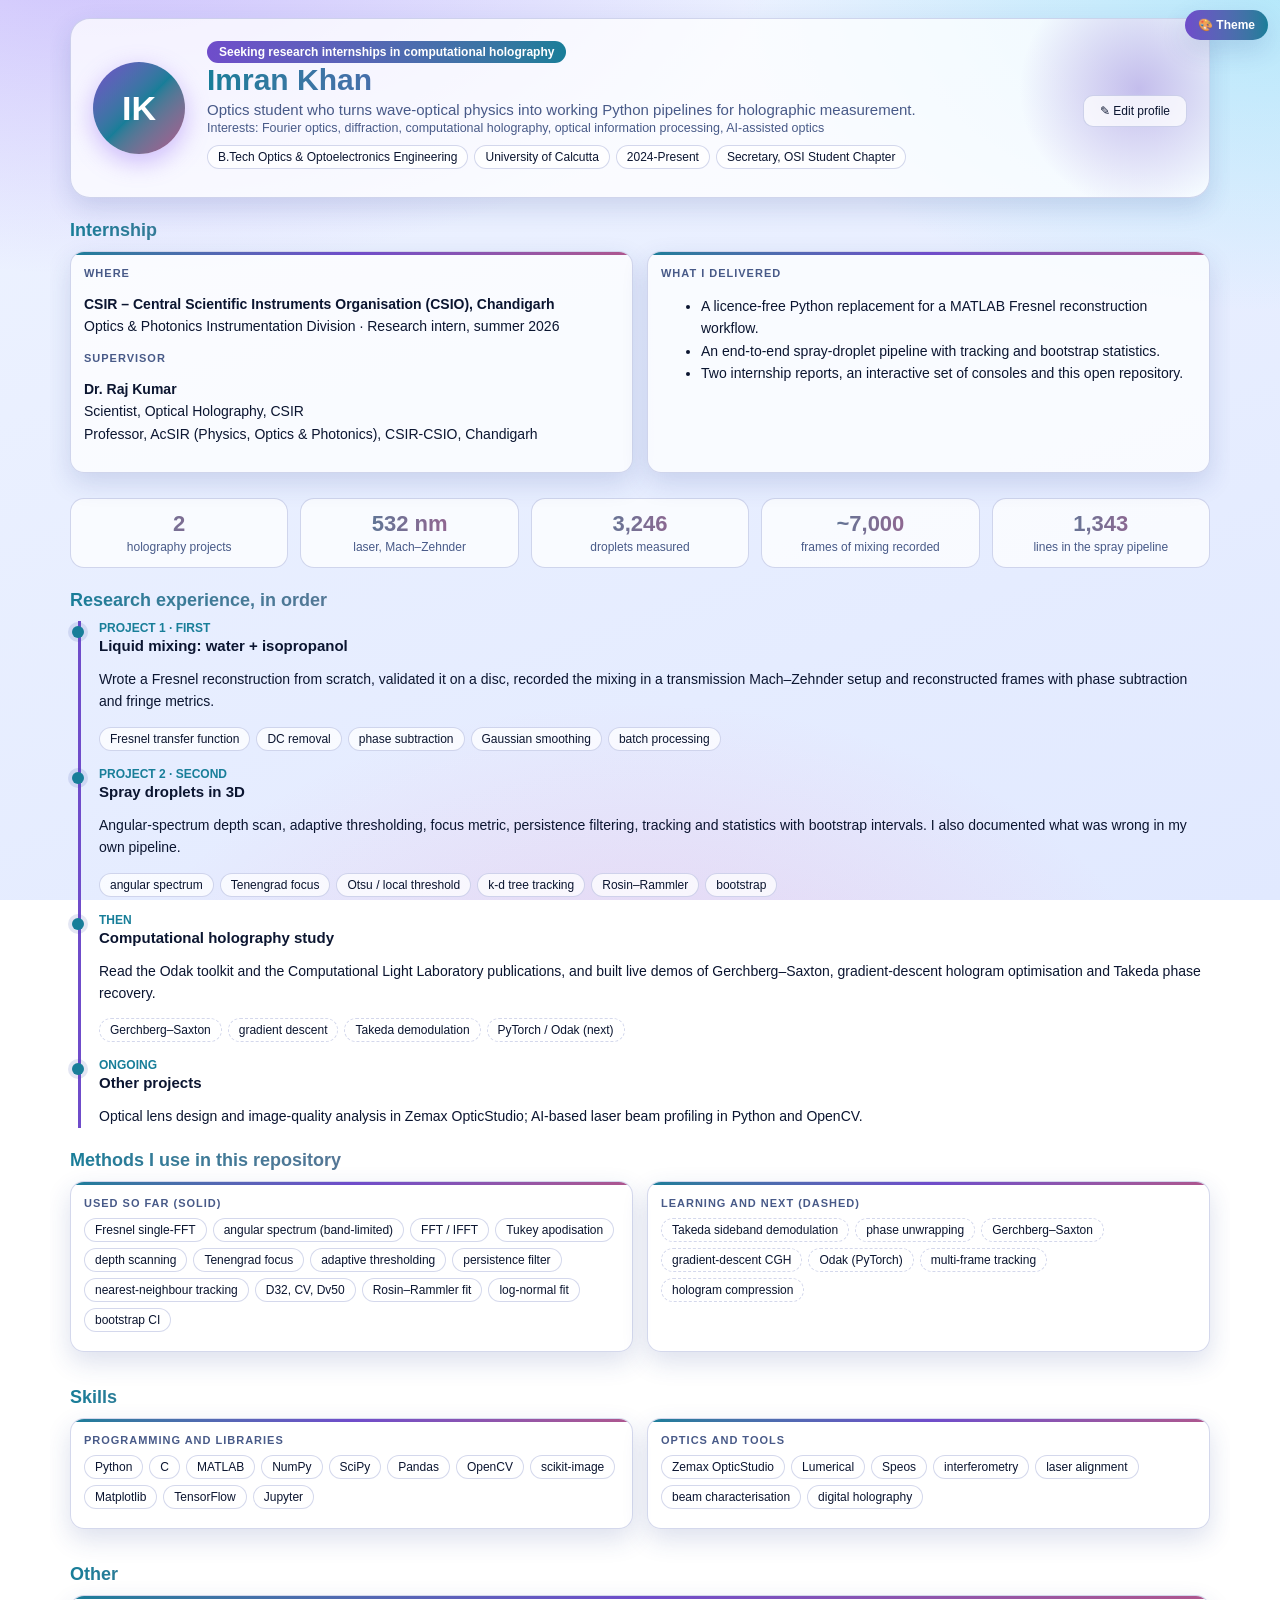
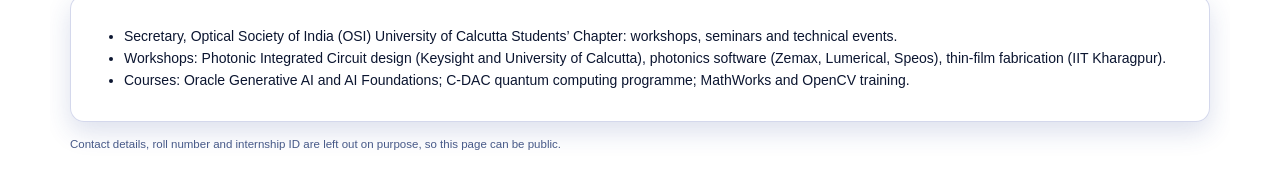
<file: internship_console.html>
<!DOCTYPE html><html lang="en"><head><meta charset="utf-8"><meta name="viewport" content="width=device-width, initial-scale=1, viewport-fit=cover">
<title>HOLOVEX · Research profile</title>
<style>:root{box-sizing:border-box;--p1:#22d3ee;--p2:#8b5cf6;--p3:#f472b6;--bg0:#060a1c;--bg1:#0b1530;--panel:rgba(14,22,50,.78);--card:rgba(26,40,86,.5);--line:rgba(130,160,255,.24);--fg:#eaf0ff;--mut:#a3b3da;--acc:var(--p1);--acc2:var(--p2);--acc3:var(--p3);--warn:#fbbf24;--good:#34d399;--gl:rgba(150,170,255,.16);--shadow:0 10px 30px rgba(3,6,25,.45);--font:Inter,-apple-system,Segoe UI,Roboto,Arial,sans-serif}
:root[data-theme="light"]{--bg0:#eef3ff;--bg1:#e1e9ff;--panel:rgba(255,255,255,.88);--card:rgba(255,255,255,.74);--line:rgba(60,80,170,.22);--fg:#0b1530;--mut:#485a88;--acc:color-mix(in srgb,var(--p1) 55%,#0b1530);--acc2:color-mix(in srgb,var(--p2) 78%,#0b1530);--acc3:color-mix(in srgb,var(--p3) 70%,#0b1530);--warn:#b45309;--good:#047857;--gl:rgba(60,80,170,.14);--shadow:0 10px 26px rgba(40,60,140,.16)}
@media (prefers-color-scheme:light){:root:not([data-theme]){--bg0:#eef3ff;--bg1:#e1e9ff;--panel:rgba(255,255,255,.88);--card:rgba(255,255,255,.74);--line:rgba(60,80,170,.22);--fg:#0b1530;--mut:#485a88;--acc:color-mix(in srgb,var(--p1) 55%,#0b1530);--acc2:color-mix(in srgb,var(--p2) 78%,#0b1530);--acc3:color-mix(in srgb,var(--p3) 70%,#0b1530);--warn:#b45309;--good:#047857;--gl:rgba(60,80,170,.14);--shadow:0 10px 26px rgba(40,60,140,.16)}}
*{box-sizing:border-box}html,body{margin:0}
body{color:var(--fg);font-family:var(--font);padding-top:env(safe-area-inset-top,0);min-height:100vh;
background:radial-gradient(1100px 560px at 8% -8%,rgba(139,92,246,.34),transparent 62%),radial-gradient(900px 520px at 100% 0%,rgba(34,211,238,.26),transparent 60%),radial-gradient(900px 600px at 50% 118%,rgba(244,114,182,.22),transparent 60%),linear-gradient(160deg,var(--bg0),var(--bg1));background-attachment:fixed}
.wrap{display:flex;min-height:100vh}.side{width:340px;min-width:340px;background:var(--panel);backdrop-filter:blur(16px);-webkit-backdrop-filter:blur(16px);border-right:1px solid var(--line);padding:18px;overflow-y:auto;max-height:100vh}
.main{flex:1;min-width:0;display:flex;flex-direction:column}
h1{font-size:19px;margin:0 0 4px;font-weight:800;background:linear-gradient(90deg,var(--acc),var(--acc2) 55%,var(--acc3));-webkit-background-clip:text;background-clip:text;color:transparent}
h2{font-size:20px;margin:6px 0 10px;background:linear-gradient(90deg,var(--acc),var(--acc3));-webkit-background-clip:text;background-clip:text;color:transparent}h3{margin:0}
.sub{color:var(--mut);font-size:12px;margin-bottom:12px;line-height:1.5}
.card{background:var(--card);border:1px solid var(--line);border-radius:14px;padding:13px;margin-bottom:13px;box-shadow:var(--shadow);position:relative;overflow:hidden}
.card::before{content:"";position:absolute;left:0;top:0;height:3px;width:100%;background:linear-gradient(90deg,var(--acc),var(--acc2),var(--acc3))}
.card h3,.card>h2{font-size:11px;text-transform:uppercase;letter-spacing:.09em;color:var(--mut);margin:2px 0 9px;background:none;-webkit-text-fill-color:initial}
label{font-size:12px;color:var(--mut);display:block;margin:9px 0 4px}input[type=range]{width:100%;accent-color:var(--acc2)}
input[type=number]{background:var(--card);color:var(--fg);border:1px solid var(--line);border-radius:8px;padding:6px;width:110px}
.row{display:flex;justify-content:space-between;font-size:12px;color:var(--mut)}
select,button{width:100%;background:var(--card);color:var(--fg);border:1px solid var(--line);border-radius:10px;padding:9px;font-size:12px;margin-top:6px;cursor:pointer;transition:.18s}
button:hover,select:hover{border-color:var(--acc);box-shadow:0 0 0 3px rgba(34,211,238,.16)}
.two{display:grid;grid-template-columns:1fr 1fr;gap:6px}
.sg{display:grid;grid-template-columns:1fr auto;gap:6px 10px;font-size:12.5px}.sg .k{color:var(--mut)}.sg .v{text-align:right;font-variant-numeric:tabular-nums;font-weight:600}
.tabs{display:flex;gap:7px;flex-wrap:wrap;padding:11px 16px;border-bottom:1px solid var(--line);background:var(--panel);backdrop-filter:blur(16px);-webkit-backdrop-filter:blur(16px);position:sticky;top:0;z-index:5}
.tabs button{width:auto;margin:0;border-radius:999px;padding:8px 16px}
.tabs button.on{background:linear-gradient(90deg,var(--acc2),var(--acc));color:#fff;border-color:transparent;font-weight:700;box-shadow:0 6px 18px rgba(139,92,246,.4)}
.pane{display:none;flex:1;padding:16px;overflow:auto}.pane.on{display:block;animation:fi .35s ease}@keyframes fi{from{opacity:0;transform:translateY(6px)}to{opacity:1;transform:none}}
.hero{display:flex;gap:10px;flex-wrap:wrap;margin:0 0 14px}.chip{padding:5px 12px;border-radius:999px;font-size:12px;border:1px solid var(--line);background:var(--card);color:var(--mut)}
.chip b{color:var(--fg)}.chip.a{border-color:var(--acc)}.chip.b{border-color:var(--acc2)}.chip.c{border-color:var(--acc3)}
.warn{border-left:4px solid var(--warn);background:var(--card);padding:10px 13px;border-radius:10px;font-size:12.5px;line-height:1.55;margin-bottom:13px}
.good{border-left:4px solid var(--good)}
.eq{font-family:Georgia,serif;background:var(--card);border:1px solid var(--line);border-radius:10px;padding:9px 13px;margin:6px 0 12px;font-size:15px}
p,li{line-height:1.6;font-size:14px}a{color:var(--acc)}.hint{font-size:11.5px;color:var(--mut);line-height:1.5}
table{border-collapse:collapse;width:100%;font-size:13px;margin-bottom:14px}th,td{text-align:left;padding:8px 10px;border-bottom:1px solid var(--line)}th{color:var(--acc)}
img.f{max-width:100%;border-radius:12px;border:1px solid var(--line);background:#fff;box-shadow:var(--shadow)}.g{display:grid;grid-template-columns:repeat(auto-fit,minmax(280px,1fr));gap:16px}
.bad{color:var(--warn);font-weight:700}.ok{color:var(--good);font-weight:700}
.dg{width:100%;height:auto;background:var(--card);border:1px solid var(--line);border-radius:14px}
.dg text{fill:var(--fg);font-size:14px;font-family:Inter,Arial,sans-serif}.dg .s{fill:var(--mut);font-size:12px}.dg .t{font-weight:700}
.dg .box{fill:var(--panel);stroke:var(--acc2);stroke-width:1.6}.dg .hi{stroke:var(--acc3)}.dg .opt{fill:rgba(34,211,238,.18);stroke:var(--acc);stroke-width:1.6}.dg .mir{stroke:var(--fg);stroke-width:5;stroke-linecap:round}
.dg .beam{stroke:#34d399;stroke-width:3;fill:none;stroke-dasharray:9 7;animation:fl 1.1s linear infinite}.dg .bm{fill:rgba(52,211,153,.2)}.dg .ref{stroke:#fbbf24}.dg .dim{stroke:var(--mut);stroke-width:1.2;fill:none}
.dg .wire{stroke:var(--acc3);stroke-width:2;fill:none;stroke-dasharray:4 4}.dg .arr{stroke:var(--acc);stroke-width:2.4;fill:none;stroke-dasharray:7 6;animation:fl 1.4s linear infinite}
@keyframes fl{to{stroke-dashoffset:-32}}@media (prefers-reduced-motion:reduce){.dg .beam,.dg .arr{animation:none}}
.story{counter-reset:s;list-style:none;padding:0}.story li{counter-increment:s;position:relative;padding:10px 12px 10px 52px;margin-bottom:9px;background:var(--card);border:1px solid var(--line);border-radius:12px}
.story li::before{content:counter(s);position:absolute;left:12px;top:9px;width:28px;height:28px;border-radius:50%;background:linear-gradient(135deg,var(--acc2),var(--acc3));color:#fff;font-weight:800;display:flex;align-items:center;justify-content:center;font-size:13px}
@media(max-width:800px){.wrap{flex-direction:column}.side{width:100%;min-width:0;max-height:none;border-right:0;border-bottom:1px solid var(--line)}}

.thm-btn{position:fixed;top:10px;right:12px;z-index:50;width:auto;margin:0;padding:8px 13px;border-radius:999px;background:linear-gradient(90deg,var(--acc2),var(--acc));color:#fff;border:0;font-weight:700;box-shadow:var(--shadow)}
.thm-pan{position:fixed;top:52px;right:12px;z-index:50;width:260px;background:var(--panel);backdrop-filter:blur(16px);-webkit-backdrop-filter:blur(16px);border:1px solid var(--line);border-radius:16px;padding:14px;box-shadow:var(--shadow);display:none}
.thm-pan.on{display:block}.thm-pan h4{margin:8px 0 6px;font-size:11px;letter-spacing:.08em;text-transform:uppercase;color:var(--mut)}
.thm-row{display:flex;gap:6px}.thm-row button{margin:0;padding:7px 4px;font-size:12px}.thm-row button.on{border-color:var(--acc);box-shadow:0 0 0 2px var(--acc) inset}
.sw{width:30px;height:30px;border-radius:50%;border:2px solid var(--line);padding:0;margin:0;cursor:pointer}.sw.on{border-color:var(--fg);box-shadow:0 0 0 3px var(--gl)}
.pc{background:var(--card);border:1px solid var(--line);border-radius:14px;padding:14px;box-shadow:var(--shadow);position:relative;overflow:hidden}
.pc::before{content:"";position:absolute;left:0;top:0;bottom:0;width:4px;background:linear-gradient(var(--acc),var(--acc2),var(--acc3))}
.pc h3{font-size:15px;margin:0 0 2px;color:var(--fg);-webkit-text-fill-color:initial}.pc .aff{font-size:12px;color:var(--acc);margin-bottom:6px}.pc p{font-size:13px;margin:4px 0;line-height:1.5}.why{border-top:1px dashed var(--line);margin-top:8px;padding-top:6px;font-size:12.5px;color:var(--mut)}.why b{color:var(--acc3)}
.pgrid{display:grid;grid-template-columns:repeat(auto-fill,minmax(310px,1fr));gap:14px;margin-bottom:18px}
.rf{font-size:13px;margin-bottom:9px;line-height:1.5}.rf .why{border:0;margin:0;padding:0}
details.more{margin:8px 0}details.more summary{cursor:pointer;color:var(--acc);font-weight:700}
.kpi{display:grid;grid-template-columns:repeat(auto-fit,minmax(160px,1fr));gap:12px;margin:12px 0}.kpi div{background:var(--card);border:1px solid var(--line);border-radius:14px;padding:12px;text-align:center}.kpi b{display:block;font-size:22px;background:linear-gradient(90deg,var(--acc),var(--acc3));-webkit-background-clip:text;background-clip:text;color:transparent}.kpi span{font-size:12px;color:var(--mut)}
.timeline{border-left:3px solid var(--acc2);margin:10px 0 10px 8px;padding-left:18px}.timeline .ev{position:relative;margin-bottom:16px}.timeline .ev::before{content:"";position:absolute;left:-27px;top:5px;width:12px;height:12px;border-radius:50%;background:var(--acc);box-shadow:0 0 0 4px var(--gl)}
.timeline .when{font-size:12px;color:var(--acc);font-weight:700}.timeline h3{margin:2px 0;font-size:15px}.chips{display:flex;flex-wrap:wrap;gap:6px;margin:6px 0}.chips span{padding:4px 10px;border-radius:999px;font-size:12px;border:1px solid var(--line);background:var(--card)}.chips span.pl{border-style:dashed}
input.ed,textarea.ed{width:100%;background:var(--card);color:var(--fg);border:1px solid var(--line);border-radius:10px;padding:8px;font:inherit;font-size:13px}

.main{width:100%}.pane{max-width:1180px;margin:auto;width:100%;display:block;padding:18px 20px}
.herobox{display:flex;gap:22px;flex-wrap:wrap;align-items:center;background:var(--card);border:1px solid var(--line);border-radius:20px;padding:22px;box-shadow:var(--shadow);position:relative;overflow:hidden}
.herobox::after{content:"";position:absolute;right:-60px;top:-60px;width:260px;height:260px;border-radius:50%;background:radial-gradient(circle,var(--acc2),transparent 65%);opacity:.35}
.avatar{width:92px;height:92px;border-radius:50%;background:linear-gradient(135deg,var(--acc2),var(--acc),var(--acc3));display:flex;align-items:center;justify-content:center;font-size:34px;font-weight:800;color:#fff;box-shadow:0 8px 24px rgba(139,92,246,.4);flex:none}
.herobox h1{font-size:30px}.badge{display:inline-block;padding:4px 12px;border-radius:999px;background:linear-gradient(90deg,var(--acc2),var(--acc));color:#fff;font-size:12px;font-weight:700;margin-right:6px}
.two2{display:grid;grid-template-columns:repeat(auto-fit,minmax(340px,1fr));gap:14px}
h2.sec{font-size:18px;margin:22px 0 10px}
.tag{display:inline-block;padding:1px 8px;border-radius:999px;border:1px solid var(--acc3);font-size:11px;color:var(--acc3)}
</style></head><body><div class="main">
<div class="pane">
<div class="herobox"><div class="avatar" id="av">IK</div><div style="flex:1;min-width:260px;position:relative;z-index:1"><span class="badge" id="stat">Status</span><h1 id="nm">Imran Khan</h1><div id="hl" style="font-size:15px;color:var(--mut);margin:4px 0 10px"></div>
<div class="chips"><span>B.Tech Optics &amp; Optoelectronics Engineering</span><span>University of Calcutta</span><span>2024-Present</span><span>Secretary, OSI Student Chapter</span></div></div>
<div style="position:relative;z-index:1"><button id="edit" style="width:auto;padding:8px 16px">✎ Edit profile</button></div></div>
<div class="card" id="editor" style="display:none;margin-top:12px"><h3>Edit profile (saved only in this browser)</h3><div class="two2"><div><label>Name</label><input class="ed" id="i1"></div><div><label>Status</label><input class="ed" id="i2"></div></div><label>Headline</label><textarea class="ed" id="i3" rows="2"></textarea><label>Research interests (comma separated)</label><input class="ed" id="i4"><div class="two"><button id="sv">Save</button><button id="rs">Reset to default</button></div></div>

<h2 class="sec">Internship</h2>
<div class="two2"><div class="card"><h3>Where</h3><p><b>CSIR – Central Scientific Instruments Organisation (CSIO), Chandigarh</b><br>Optics &amp; Photonics Instrumentation Division · Research intern, summer 2026</p><h3 style="margin-top:12px">Supervisor</h3><p><b>Dr. Raj Kumar</b><br>Scientist, Optical Holography, CSIR<br>Professor, AcSIR (Physics, Optics &amp; Photonics), CSIR-CSIO, Chandigarh</p></div>
<div class="card"><h3>What I delivered</h3><ul><li>A licence-free Python replacement for a MATLAB Fresnel reconstruction workflow.</li><li>An end-to-end spray-droplet pipeline with tracking and bootstrap statistics.</li><li>Two internship reports, an interactive set of consoles and this open repository.</li></ul></div></div>
<div class="kpi"><div><b>2</b><span>holography projects</span></div><div><b>532 nm</b><span>laser, Mach–Zehnder</span></div><div><b>3,246</b><span>droplets measured</span></div><div><b>~7,000</b><span>frames of mixing recorded</span></div><div><b>1,343</b><span>lines in the spray pipeline</span></div></div>

<h2 class="sec">Research experience, in order</h2>
<div class="timeline">
<div class="ev"><div class="when">PROJECT 1 · FIRST</div><h3>Liquid mixing: water + isopropanol</h3><p>Wrote a Fresnel reconstruction from scratch, validated it on a disc, recorded the mixing in a transmission Mach–Zehnder setup and reconstructed frames with phase subtraction and fringe metrics.</p><div class="chips"><span>Fresnel transfer function</span><span>DC removal</span><span>phase subtraction</span><span>Gaussian smoothing</span><span>batch processing</span></div></div>
<div class="ev"><div class="when">PROJECT 2 · SECOND</div><h3>Spray droplets in 3D</h3><p>Angular-spectrum depth scan, adaptive thresholding, focus metric, persistence filtering, tracking and statistics with bootstrap intervals. I also documented what was wrong in my own pipeline.</p><div class="chips"><span>angular spectrum</span><span>Tenengrad focus</span><span>Otsu / local threshold</span><span>k-d tree tracking</span><span>Rosin–Rammler</span><span>bootstrap</span></div></div>
<div class="ev"><div class="when">THEN</div><h3>Computational holography study</h3><p>Read the Odak toolkit and the Computational Light Laboratory publications, and built live demos of Gerchberg–Saxton, gradient-descent hologram optimisation and Takeda phase recovery.</p><div class="chips"><span class="pl">Gerchberg–Saxton</span><span class="pl">gradient descent</span><span class="pl">Takeda demodulation</span><span class="pl">PyTorch / Odak (next)</span></div></div>
<div class="ev"><div class="when">ONGOING</div><h3>Other projects</h3><p>Optical lens design and image-quality analysis in Zemax OpticStudio; AI-based laser beam profiling in Python and OpenCV.</p></div></div>

<h2 class="sec">Methods I use in this repository</h2>
<div class="two2"><div class="card"><h3>Used so far (solid)</h3><div class="chips"><span>Fresnel single-FFT</span><span>angular spectrum (band-limited)</span><span>FFT / IFFT</span><span>Tukey apodisation</span><span>depth scanning</span><span>Tenengrad focus</span><span>adaptive thresholding</span><span>persistence filter</span><span>nearest-neighbour tracking</span><span>D32, CV, Dv50</span><span>Rosin–Rammler fit</span><span>log-normal fit</span><span>bootstrap CI</span></div></div>
<div class="card"><h3>Learning and next (dashed)</h3><div class="chips"><span class="pl">Takeda sideband demodulation</span><span class="pl">phase unwrapping</span><span class="pl">Gerchberg–Saxton</span><span class="pl">gradient-descent CGH</span><span class="pl">Odak (PyTorch)</span><span class="pl">multi-frame tracking</span><span class="pl">hologram compression</span></div></div></div>

<h2 class="sec">Skills</h2>
<div class="two2"><div class="card"><h3>Programming and libraries</h3><div class="chips"><span>Python</span><span>C</span><span>MATLAB</span><span>NumPy</span><span>SciPy</span><span>Pandas</span><span>OpenCV</span><span>scikit-image</span><span>Matplotlib</span><span>TensorFlow</span><span>Jupyter</span></div></div>
<div class="card"><h3>Optics and tools</h3><div class="chips"><span>Zemax OpticStudio</span><span>Lumerical</span><span>Speos</span><span>interferometry</span><span>laser alignment</span><span>beam characterisation</span><span>digital holography</span></div></div></div>
<h2 class="sec">Other</h2>
<div class="card"><ul><li>Secretary, Optical Society of India (OSI) University of Calcutta Students’ Chapter: workshops, seminars and technical events.</li><li>Workshops: Photonic Integrated Circuit design (Keysight and University of Calcutta), photonics software (Zemax, Lumerical, Speos), thin-film fabrication (IIT Kharagpur).</li><li>Courses: Oracle Generative AI and AI Foundations; C-DAC quantum computing programme; MathWorks and OpenCV training.</li></ul></div>
<p class="hint" style="margin-top:14px">Contact details, roll number and internship ID are left out on purpose, so this page can be public.</p>
</div></div>
<script>
(function(){
var D={name:'Imran Khan',status:'Seeking research internships in computational holography',head:'Optics student who turns wave-optical physics into working Python pipelines for holographic measurement.',ints:'Fourier optics, diffraction, computational holography, optical information processing, AI-assisted optics'},K='hl-profile',$=function(i){return document.getElementById(i)},P=Object.assign({},D);
try{var s=JSON.parse(localStorage.getItem(K)||'null');if(s)P=Object.assign(P,s)}catch(e){}
function draw(){$('nm').textContent=P.name;$('stat').textContent=P.status;$('hl').innerHTML=P.head+'<br><small>Interests: '+P.ints.replace(/</g,'&lt;')+'</small>';$('av').textContent=P.name.split(/\s+/).map(function(w){return w[0]}).join('').slice(0,2).toUpperCase()}
$('edit').onclick=function(){var e=$('editor');e.style.display=e.style.display==='none'?'block':'none';$('i1').value=P.name;$('i2').value=P.status;$('i3').value=P.head;$('i4').value=P.ints};
$('sv').onclick=function(){P={name:$('i1').value||D.name,status:$('i2').value||D.status,head:$('i3').value||D.head,ints:$('i4').value||D.ints};try{localStorage.setItem(K,JSON.stringify(P))}catch(e){}draw()};
$('rs').onclick=function(){P=Object.assign({},D);try{localStorage.removeItem(K)}catch(e){}draw()};
draw();})();
</script><script>(function(){
var K='hl-theme',PALS={aurora:['#22d3ee','#8b5cf6','#f472b6'],ocean:['#38bdf8','#3b82f6','#22d3ee'],sunset:['#fbbf24','#fb7185','#f97316'],emerald:['#34d399','#10b981','#a3e635'],royal:['#a78bfa','#6366f1','#f0abfc'],mono:['#cbd5e1','#94a3b8','#e2e8f0']},
FONTS={sans:'Inter,-apple-system,Segoe UI,Roboto,Arial,sans-serif',serif:'Georgia,"Times New Roman",serif',mono:'ui-monospace,SFMono-Regular,Menlo,Consolas,monospace'},
st={mode:'auto',pal:'aurora',font:'sans',size:100};
try{var s=JSON.parse(localStorage.getItem(K)||'null');if(s)st=Object.assign(st,s)}catch(e){}
var R=document.documentElement,emb=window.parent!==window;
function apply(x,fromParent){if(x)st=Object.assign(st,x);if(st.mode==='auto')R.removeAttribute('data-theme');else R.setAttribute('data-theme',st.mode);
var p=PALS[st.pal]||PALS.aurora;R.style.setProperty('--p1',p[0]);R.style.setProperty('--p2',p[1]);R.style.setProperty('--p3',p[2]);R.style.setProperty('--font',FONTS[st.font]||FONTS.sans);document.body.style.zoom=st.size/100;
if(!fromParent){try{localStorage.setItem(K,JSON.stringify(st))}catch(e){}}
mark();window.dispatchEvent(new Event('themechange'));if(!emb)document.querySelectorAll('iframe').forEach(function(f){try{f.contentWindow.postMessage({hl:'theme',state:st},'*')}catch(e){}})}
var pan;function mark(){if(!pan)return;pan.querySelectorAll('[data-k]').forEach(function(b){b.classList.toggle('on',String(st[b.dataset.k])===b.dataset.v)})}
function build(){var b=document.createElement('button');b.className='thm-btn';b.textContent='🎨 Theme';b.setAttribute('aria-label','Theme settings');pan=document.createElement('div');pan.className='thm-pan';
var h='<h4>Mode</h4><div class="thm-row">'+['auto','light','dark'].map(function(m){return '<button data-k="mode" data-v="'+m+'">'+m[0].toUpperCase()+m.slice(1)+'</button>'}).join('')+'</div><h4>Colours</h4><div class="thm-row">'+Object.keys(PALS).map(function(k){var c=PALS[k];return '<button class="sw" title="'+k+'" data-k="pal" data-v="'+k+'" style="background:linear-gradient(135deg,'+c[0]+','+c[1]+' 55%,'+c[2]+')"></button>'}).join('')+'</div><h4>Font</h4><div class="thm-row">'+['sans','serif','mono'].map(function(m){return '<button data-k="font" data-v="'+m+'">'+m+'</button>'}).join('')+'</div><h4>Text size</h4><div class="thm-row">'+[90,100,115].map(function(m){return '<button data-k="size" data-v="'+m+'">'+(m==90?'A−':m==100?'A':'A+')+'</button>'}).join('')+'</div>';
pan.innerHTML=h;document.body.appendChild(b);document.body.appendChild(pan);b.onclick=function(){pan.classList.toggle('on')};
pan.addEventListener('click',function(e){var t=e.target.closest('[data-k]');if(!t)return;var o={};o[t.dataset.k]=t.dataset.k==='size'?+t.dataset.v:t.dataset.v;apply(o)})}
window.addEventListener('message',function(e){if(e.data&&e.data.hl==='theme')apply(e.data.state,true)});
function go(){if(!emb)build();apply();if(!emb)document.querySelectorAll('iframe').forEach(function(f){f.addEventListener('load',function(){f.contentWindow.postMessage({hl:'theme',state:st},'*')})})}
if(document.body)go();else document.addEventListener('DOMContentLoaded',go);
})();
</script></body></html>
</file>
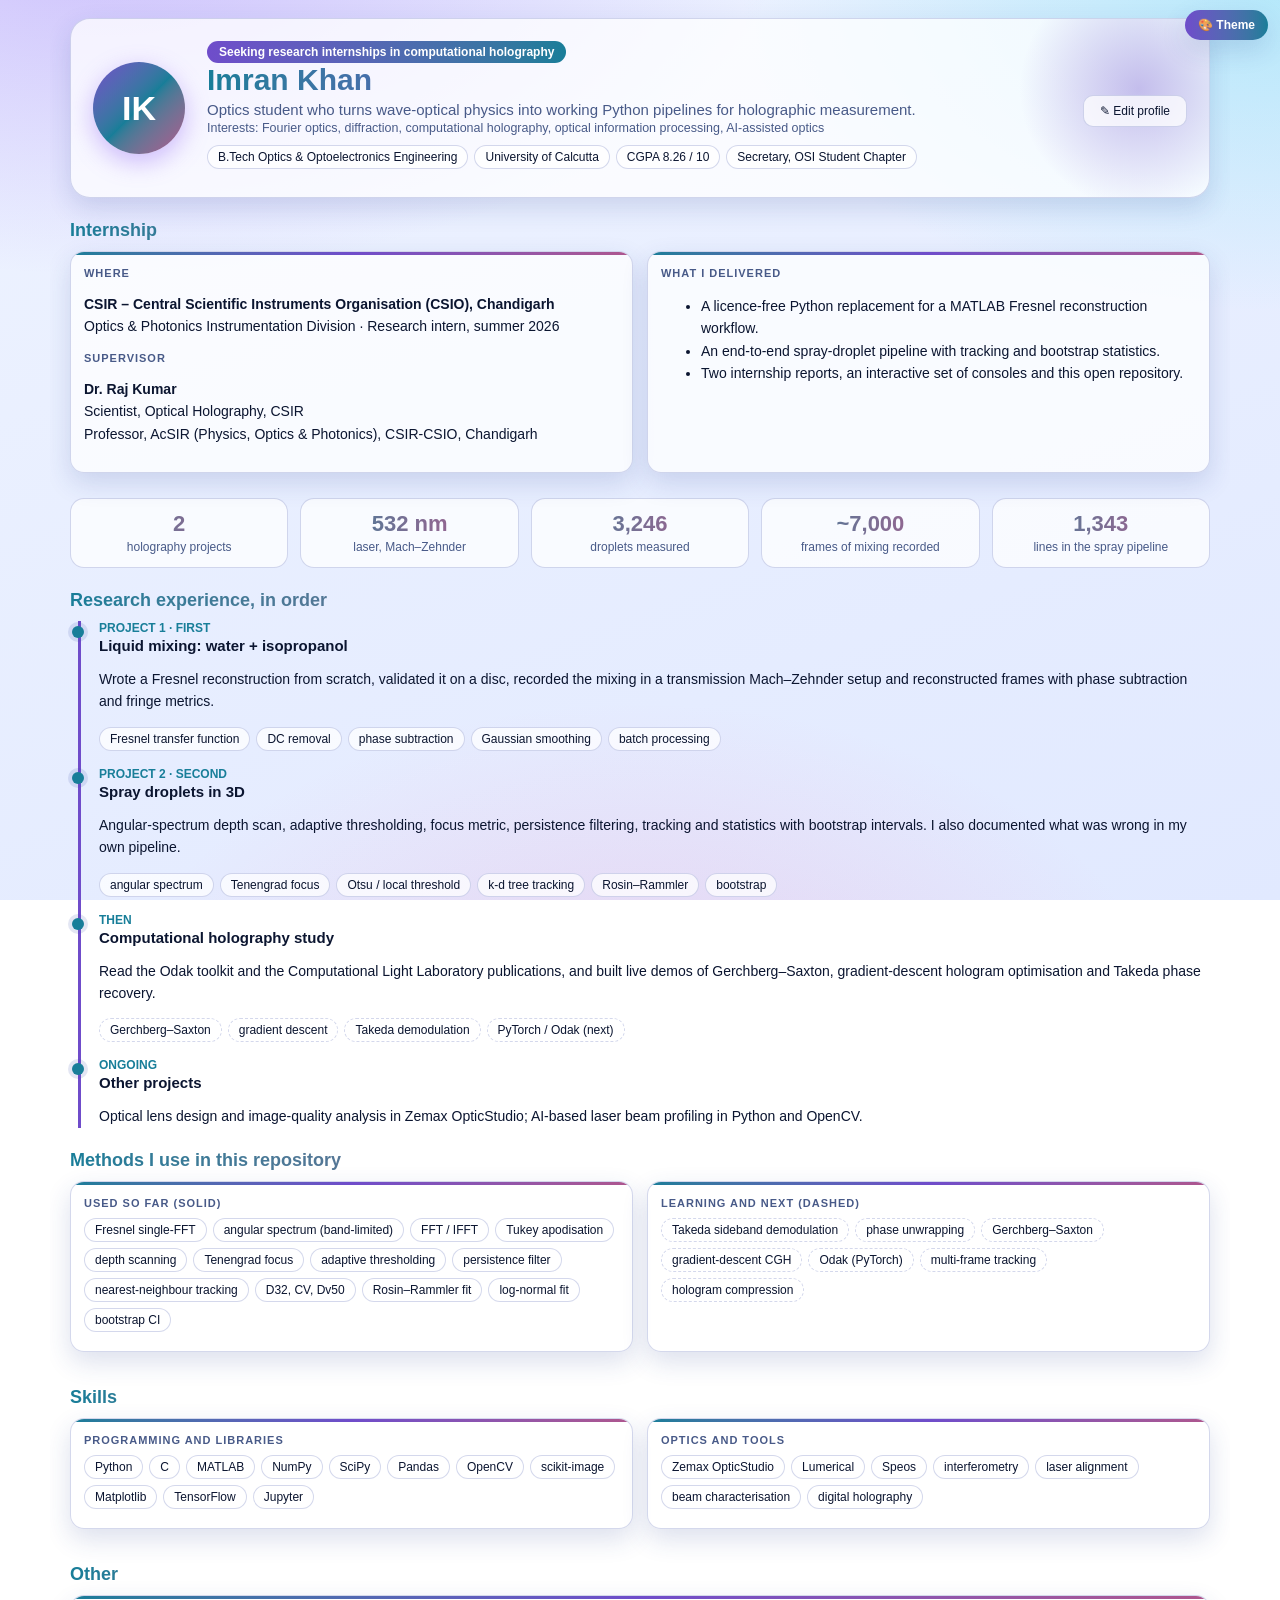
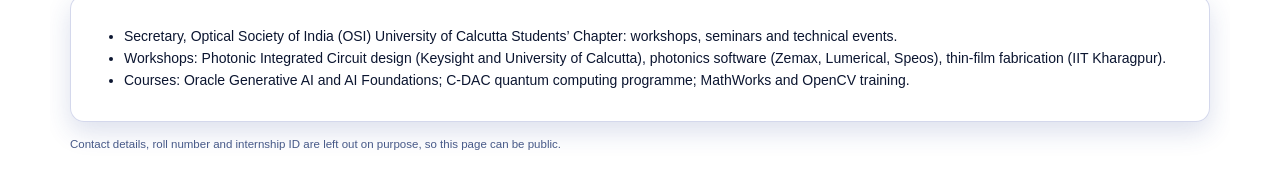
<file: repo/internship_console.html>
<!DOCTYPE html><html lang="en"><head><meta charset="utf-8"><meta name="viewport" content="width=device-width, initial-scale=1, viewport-fit=cover">
<title>HOLOVEX · Research profile</title>
<style>:root{box-sizing:border-box;--p1:#22d3ee;--p2:#8b5cf6;--p3:#f472b6;--bg0:#060a1c;--bg1:#0b1530;--panel:rgba(14,22,50,.78);--card:rgba(26,40,86,.5);--line:rgba(130,160,255,.24);--fg:#eaf0ff;--mut:#a3b3da;--acc:var(--p1);--acc2:var(--p2);--acc3:var(--p3);--warn:#fbbf24;--good:#34d399;--gl:rgba(150,170,255,.16);--shadow:0 10px 30px rgba(3,6,25,.45);--font:Inter,-apple-system,Segoe UI,Roboto,Arial,sans-serif}
:root[data-theme="light"]{--bg0:#eef3ff;--bg1:#e1e9ff;--panel:rgba(255,255,255,.88);--card:rgba(255,255,255,.74);--line:rgba(60,80,170,.22);--fg:#0b1530;--mut:#485a88;--acc:color-mix(in srgb,var(--p1) 55%,#0b1530);--acc2:color-mix(in srgb,var(--p2) 78%,#0b1530);--acc3:color-mix(in srgb,var(--p3) 70%,#0b1530);--warn:#b45309;--good:#047857;--gl:rgba(60,80,170,.14);--shadow:0 10px 26px rgba(40,60,140,.16)}
@media (prefers-color-scheme:light){:root:not([data-theme]){--bg0:#eef3ff;--bg1:#e1e9ff;--panel:rgba(255,255,255,.88);--card:rgba(255,255,255,.74);--line:rgba(60,80,170,.22);--fg:#0b1530;--mut:#485a88;--acc:color-mix(in srgb,var(--p1) 55%,#0b1530);--acc2:color-mix(in srgb,var(--p2) 78%,#0b1530);--acc3:color-mix(in srgb,var(--p3) 70%,#0b1530);--warn:#b45309;--good:#047857;--gl:rgba(60,80,170,.14);--shadow:0 10px 26px rgba(40,60,140,.16)}}
*{box-sizing:border-box}html,body{margin:0}
body{color:var(--fg);font-family:var(--font);padding-top:env(safe-area-inset-top,0);min-height:100vh;
background:radial-gradient(1100px 560px at 8% -8%,rgba(139,92,246,.34),transparent 62%),radial-gradient(900px 520px at 100% 0%,rgba(34,211,238,.26),transparent 60%),radial-gradient(900px 600px at 50% 118%,rgba(244,114,182,.22),transparent 60%),linear-gradient(160deg,var(--bg0),var(--bg1));background-attachment:fixed}
.wrap{display:flex;min-height:100vh}.side{width:340px;min-width:340px;background:var(--panel);backdrop-filter:blur(16px);-webkit-backdrop-filter:blur(16px);border-right:1px solid var(--line);padding:18px;overflow-y:auto;max-height:100vh}
.main{flex:1;min-width:0;display:flex;flex-direction:column}
h1{font-size:19px;margin:0 0 4px;font-weight:800;background:linear-gradient(90deg,var(--acc),var(--acc2) 55%,var(--acc3));-webkit-background-clip:text;background-clip:text;color:transparent}
h2{font-size:20px;margin:6px 0 10px;background:linear-gradient(90deg,var(--acc),var(--acc3));-webkit-background-clip:text;background-clip:text;color:transparent}h3{margin:0}
.sub{color:var(--mut);font-size:12px;margin-bottom:12px;line-height:1.5}
.card{background:var(--card);border:1px solid var(--line);border-radius:14px;padding:13px;margin-bottom:13px;box-shadow:var(--shadow);position:relative;overflow:hidden}
.card::before{content:"";position:absolute;left:0;top:0;height:3px;width:100%;background:linear-gradient(90deg,var(--acc),var(--acc2),var(--acc3))}
.card h3,.card>h2{font-size:11px;text-transform:uppercase;letter-spacing:.09em;color:var(--mut);margin:2px 0 9px;background:none;-webkit-text-fill-color:initial}
label{font-size:12px;color:var(--mut);display:block;margin:9px 0 4px}input[type=range]{width:100%;accent-color:var(--acc2)}
input[type=number]{background:var(--card);color:var(--fg);border:1px solid var(--line);border-radius:8px;padding:6px;width:110px}
.row{display:flex;justify-content:space-between;font-size:12px;color:var(--mut)}
select,button{width:100%;background:var(--card);color:var(--fg);border:1px solid var(--line);border-radius:10px;padding:9px;font-size:12px;margin-top:6px;cursor:pointer;transition:.18s}
button:hover,select:hover{border-color:var(--acc);box-shadow:0 0 0 3px rgba(34,211,238,.16)}
.two{display:grid;grid-template-columns:1fr 1fr;gap:6px}
.sg{display:grid;grid-template-columns:1fr auto;gap:6px 10px;font-size:12.5px}.sg .k{color:var(--mut)}.sg .v{text-align:right;font-variant-numeric:tabular-nums;font-weight:600}
.tabs{display:flex;gap:7px;flex-wrap:wrap;padding:11px 16px;border-bottom:1px solid var(--line);background:var(--panel);backdrop-filter:blur(16px);-webkit-backdrop-filter:blur(16px);position:sticky;top:0;z-index:5}
.tabs button{width:auto;margin:0;border-radius:999px;padding:8px 16px}
.tabs button.on{background:linear-gradient(90deg,var(--acc2),var(--acc));color:#fff;border-color:transparent;font-weight:700;box-shadow:0 6px 18px rgba(139,92,246,.4)}
.pane{display:none;flex:1;padding:16px;overflow:auto}.pane.on{display:block;animation:fi .35s ease}@keyframes fi{from{opacity:0;transform:translateY(6px)}to{opacity:1;transform:none}}
.hero{display:flex;gap:10px;flex-wrap:wrap;margin:0 0 14px}.chip{padding:5px 12px;border-radius:999px;font-size:12px;border:1px solid var(--line);background:var(--card);color:var(--mut)}
.chip b{color:var(--fg)}.chip.a{border-color:var(--acc)}.chip.b{border-color:var(--acc2)}.chip.c{border-color:var(--acc3)}
.warn{border-left:4px solid var(--warn);background:var(--card);padding:10px 13px;border-radius:10px;font-size:12.5px;line-height:1.55;margin-bottom:13px}
.good{border-left:4px solid var(--good)}
.eq{font-family:Georgia,serif;background:var(--card);border:1px solid var(--line);border-radius:10px;padding:9px 13px;margin:6px 0 12px;font-size:15px}
p,li{line-height:1.6;font-size:14px}a{color:var(--acc)}.hint{font-size:11.5px;color:var(--mut);line-height:1.5}
table{border-collapse:collapse;width:100%;font-size:13px;margin-bottom:14px}th,td{text-align:left;padding:8px 10px;border-bottom:1px solid var(--line)}th{color:var(--acc)}
img.f{max-width:100%;border-radius:12px;border:1px solid var(--line);background:#fff;box-shadow:var(--shadow)}.g{display:grid;grid-template-columns:repeat(auto-fit,minmax(280px,1fr));gap:16px}
.bad{color:var(--warn);font-weight:700}.ok{color:var(--good);font-weight:700}
.dg{width:100%;height:auto;background:var(--card);border:1px solid var(--line);border-radius:14px}
.dg text{fill:var(--fg);font-size:14px;font-family:Inter,Arial,sans-serif}.dg .s{fill:var(--mut);font-size:12px}.dg .t{font-weight:700}
.dg .box{fill:var(--panel);stroke:var(--acc2);stroke-width:1.6}.dg .hi{stroke:var(--acc3)}.dg .opt{fill:rgba(34,211,238,.18);stroke:var(--acc);stroke-width:1.6}.dg .mir{stroke:var(--fg);stroke-width:5;stroke-linecap:round}
.dg .beam{stroke:#34d399;stroke-width:3;fill:none;stroke-dasharray:9 7;animation:fl 1.1s linear infinite}.dg .bm{fill:rgba(52,211,153,.2)}.dg .ref{stroke:#fbbf24}.dg .dim{stroke:var(--mut);stroke-width:1.2;fill:none}
.dg .wire{stroke:var(--acc3);stroke-width:2;fill:none;stroke-dasharray:4 4}.dg .arr{stroke:var(--acc);stroke-width:2.4;fill:none;stroke-dasharray:7 6;animation:fl 1.4s linear infinite}
@keyframes fl{to{stroke-dashoffset:-32}}@media (prefers-reduced-motion:reduce){.dg .beam,.dg .arr{animation:none}}
.story{counter-reset:s;list-style:none;padding:0}.story li{counter-increment:s;position:relative;padding:10px 12px 10px 52px;margin-bottom:9px;background:var(--card);border:1px solid var(--line);border-radius:12px}
.story li::before{content:counter(s);position:absolute;left:12px;top:9px;width:28px;height:28px;border-radius:50%;background:linear-gradient(135deg,var(--acc2),var(--acc3));color:#fff;font-weight:800;display:flex;align-items:center;justify-content:center;font-size:13px}
@media(max-width:800px){.wrap{flex-direction:column}.side{width:100%;min-width:0;max-height:none;border-right:0;border-bottom:1px solid var(--line)}}

.thm-btn{position:fixed;top:10px;right:12px;z-index:50;width:auto;margin:0;padding:8px 13px;border-radius:999px;background:linear-gradient(90deg,var(--acc2),var(--acc));color:#fff;border:0;font-weight:700;box-shadow:var(--shadow)}
.thm-pan{position:fixed;top:52px;right:12px;z-index:50;width:260px;background:var(--panel);backdrop-filter:blur(16px);-webkit-backdrop-filter:blur(16px);border:1px solid var(--line);border-radius:16px;padding:14px;box-shadow:var(--shadow);display:none}
.thm-pan.on{display:block}.thm-pan h4{margin:8px 0 6px;font-size:11px;letter-spacing:.08em;text-transform:uppercase;color:var(--mut)}
.thm-row{display:flex;gap:6px}.thm-row button{margin:0;padding:7px 4px;font-size:12px}.thm-row button.on{border-color:var(--acc);box-shadow:0 0 0 2px var(--acc) inset}
.sw{width:30px;height:30px;border-radius:50%;border:2px solid var(--line);padding:0;margin:0;cursor:pointer}.sw.on{border-color:var(--fg);box-shadow:0 0 0 3px var(--gl)}
.pc{background:var(--card);border:1px solid var(--line);border-radius:14px;padding:14px;box-shadow:var(--shadow);position:relative;overflow:hidden}
.pc::before{content:"";position:absolute;left:0;top:0;bottom:0;width:4px;background:linear-gradient(var(--acc),var(--acc2),var(--acc3))}
.pc h3{font-size:15px;margin:0 0 2px;color:var(--fg);-webkit-text-fill-color:initial}.pc .aff{font-size:12px;color:var(--acc);margin-bottom:6px}.pc p{font-size:13px;margin:4px 0;line-height:1.5}.why{border-top:1px dashed var(--line);margin-top:8px;padding-top:6px;font-size:12.5px;color:var(--mut)}.why b{color:var(--acc3)}
.pgrid{display:grid;grid-template-columns:repeat(auto-fill,minmax(310px,1fr));gap:14px;margin-bottom:18px}
.rf{font-size:13px;margin-bottom:9px;line-height:1.5}.rf .why{border:0;margin:0;padding:0}
details.more{margin:8px 0}details.more summary{cursor:pointer;color:var(--acc);font-weight:700}
.kpi{display:grid;grid-template-columns:repeat(auto-fit,minmax(160px,1fr));gap:12px;margin:12px 0}.kpi div{background:var(--card);border:1px solid var(--line);border-radius:14px;padding:12px;text-align:center}.kpi b{display:block;font-size:22px;background:linear-gradient(90deg,var(--acc),var(--acc3));-webkit-background-clip:text;background-clip:text;color:transparent}.kpi span{font-size:12px;color:var(--mut)}
.timeline{border-left:3px solid var(--acc2);margin:10px 0 10px 8px;padding-left:18px}.timeline .ev{position:relative;margin-bottom:16px}.timeline .ev::before{content:"";position:absolute;left:-27px;top:5px;width:12px;height:12px;border-radius:50%;background:var(--acc);box-shadow:0 0 0 4px var(--gl)}
.timeline .when{font-size:12px;color:var(--acc);font-weight:700}.timeline h3{margin:2px 0;font-size:15px}.chips{display:flex;flex-wrap:wrap;gap:6px;margin:6px 0}.chips span{padding:4px 10px;border-radius:999px;font-size:12px;border:1px solid var(--line);background:var(--card)}.chips span.pl{border-style:dashed}
input.ed,textarea.ed{width:100%;background:var(--card);color:var(--fg);border:1px solid var(--line);border-radius:10px;padding:8px;font:inherit;font-size:13px}

.main{width:100%}.pane{max-width:1180px;margin:auto;width:100%;display:block;padding:18px 20px}
.herobox{display:flex;gap:22px;flex-wrap:wrap;align-items:center;background:var(--card);border:1px solid var(--line);border-radius:20px;padding:22px;box-shadow:var(--shadow);position:relative;overflow:hidden}
.herobox::after{content:"";position:absolute;right:-60px;top:-60px;width:260px;height:260px;border-radius:50%;background:radial-gradient(circle,var(--acc2),transparent 65%);opacity:.35}
.avatar{width:92px;height:92px;border-radius:50%;background:linear-gradient(135deg,var(--acc2),var(--acc),var(--acc3));display:flex;align-items:center;justify-content:center;font-size:34px;font-weight:800;color:#fff;box-shadow:0 8px 24px rgba(139,92,246,.4);flex:none}
.herobox h1{font-size:30px}.badge{display:inline-block;padding:4px 12px;border-radius:999px;background:linear-gradient(90deg,var(--acc2),var(--acc));color:#fff;font-size:12px;font-weight:700;margin-right:6px}
.two2{display:grid;grid-template-columns:repeat(auto-fit,minmax(340px,1fr));gap:14px}
h2.sec{font-size:18px;margin:22px 0 10px}
.tag{display:inline-block;padding:1px 8px;border-radius:999px;border:1px solid var(--acc3);font-size:11px;color:var(--acc3)}
</style></head><body><div class="main">
<div class="pane">
<div class="herobox"><div class="avatar" id="av">IK</div><div style="flex:1;min-width:260px;position:relative;z-index:1"><span class="badge" id="stat">Status</span><h1 id="nm">Imran Khan</h1><div id="hl" style="font-size:15px;color:var(--mut);margin:4px 0 10px"></div>
<div class="chips"><span>B.Tech Optics &amp; Optoelectronics Engineering</span><span>University of Calcutta</span><span>CGPA 8.26 / 10</span><span>Secretary, OSI Student Chapter</span></div></div>
<div style="position:relative;z-index:1"><button id="edit" style="width:auto;padding:8px 16px">✎ Edit profile</button></div></div>
<div class="card" id="editor" style="display:none;margin-top:12px"><h3>Edit profile (saved only in this browser)</h3><div class="two2"><div><label>Name</label><input class="ed" id="i1"></div><div><label>Status</label><input class="ed" id="i2"></div></div><label>Headline</label><textarea class="ed" id="i3" rows="2"></textarea><label>Research interests (comma separated)</label><input class="ed" id="i4"><div class="two"><button id="sv">Save</button><button id="rs">Reset to default</button></div></div>

<h2 class="sec">Internship</h2>
<div class="two2"><div class="card"><h3>Where</h3><p><b>CSIR – Central Scientific Instruments Organisation (CSIO), Chandigarh</b><br>Optics &amp; Photonics Instrumentation Division · Research intern, summer 2026</p><h3 style="margin-top:12px">Supervisor</h3><p><b>Dr. Raj Kumar</b><br>Scientist, Optical Holography, CSIR<br>Professor, AcSIR (Physics, Optics &amp; Photonics), CSIR-CSIO, Chandigarh</p></div>
<div class="card"><h3>What I delivered</h3><ul><li>A licence-free Python replacement for a MATLAB Fresnel reconstruction workflow.</li><li>An end-to-end spray-droplet pipeline with tracking and bootstrap statistics.</li><li>Two internship reports, an interactive set of consoles and this open repository.</li></ul></div></div>
<div class="kpi"><div><b>2</b><span>holography projects</span></div><div><b>532 nm</b><span>laser, Mach–Zehnder</span></div><div><b>3,246</b><span>droplets measured</span></div><div><b>~7,000</b><span>frames of mixing recorded</span></div><div><b>1,343</b><span>lines in the spray pipeline</span></div></div>

<h2 class="sec">Research experience, in order</h2>
<div class="timeline">
<div class="ev"><div class="when">PROJECT 1 · FIRST</div><h3>Liquid mixing: water + isopropanol</h3><p>Wrote a Fresnel reconstruction from scratch, validated it on a disc, recorded the mixing in a transmission Mach–Zehnder setup and reconstructed frames with phase subtraction and fringe metrics.</p><div class="chips"><span>Fresnel transfer function</span><span>DC removal</span><span>phase subtraction</span><span>Gaussian smoothing</span><span>batch processing</span></div></div>
<div class="ev"><div class="when">PROJECT 2 · SECOND</div><h3>Spray droplets in 3D</h3><p>Angular-spectrum depth scan, adaptive thresholding, focus metric, persistence filtering, tracking and statistics with bootstrap intervals. I also documented what was wrong in my own pipeline.</p><div class="chips"><span>angular spectrum</span><span>Tenengrad focus</span><span>Otsu / local threshold</span><span>k-d tree tracking</span><span>Rosin–Rammler</span><span>bootstrap</span></div></div>
<div class="ev"><div class="when">THEN</div><h3>Computational holography study</h3><p>Read the Odak toolkit and the Computational Light Laboratory publications, and built live demos of Gerchberg–Saxton, gradient-descent hologram optimisation and Takeda phase recovery.</p><div class="chips"><span class="pl">Gerchberg–Saxton</span><span class="pl">gradient descent</span><span class="pl">Takeda demodulation</span><span class="pl">PyTorch / Odak (next)</span></div></div>
<div class="ev"><div class="when">ONGOING</div><h3>Other projects</h3><p>Optical lens design and image-quality analysis in Zemax OpticStudio; AI-based laser beam profiling in Python and OpenCV.</p></div></div>

<h2 class="sec">Methods I use in this repository</h2>
<div class="two2"><div class="card"><h3>Used so far (solid)</h3><div class="chips"><span>Fresnel single-FFT</span><span>angular spectrum (band-limited)</span><span>FFT / IFFT</span><span>Tukey apodisation</span><span>depth scanning</span><span>Tenengrad focus</span><span>adaptive thresholding</span><span>persistence filter</span><span>nearest-neighbour tracking</span><span>D32, CV, Dv50</span><span>Rosin–Rammler fit</span><span>log-normal fit</span><span>bootstrap CI</span></div></div>
<div class="card"><h3>Learning and next (dashed)</h3><div class="chips"><span class="pl">Takeda sideband demodulation</span><span class="pl">phase unwrapping</span><span class="pl">Gerchberg–Saxton</span><span class="pl">gradient-descent CGH</span><span class="pl">Odak (PyTorch)</span><span class="pl">multi-frame tracking</span><span class="pl">hologram compression</span></div></div></div>

<h2 class="sec">Skills</h2>
<div class="two2"><div class="card"><h3>Programming and libraries</h3><div class="chips"><span>Python</span><span>C</span><span>MATLAB</span><span>NumPy</span><span>SciPy</span><span>Pandas</span><span>OpenCV</span><span>scikit-image</span><span>Matplotlib</span><span>TensorFlow</span><span>Jupyter</span></div></div>
<div class="card"><h3>Optics and tools</h3><div class="chips"><span>Zemax OpticStudio</span><span>Lumerical</span><span>Speos</span><span>interferometry</span><span>laser alignment</span><span>beam characterisation</span><span>digital holography</span></div></div></div>
<h2 class="sec">Other</h2>
<div class="card"><ul><li>Secretary, Optical Society of India (OSI) University of Calcutta Students’ Chapter: workshops, seminars and technical events.</li><li>Workshops: Photonic Integrated Circuit design (Keysight and University of Calcutta), photonics software (Zemax, Lumerical, Speos), thin-film fabrication (IIT Kharagpur).</li><li>Courses: Oracle Generative AI and AI Foundations; C-DAC quantum computing programme; MathWorks and OpenCV training.</li></ul></div>
<p class="hint" style="margin-top:14px">Contact details, roll number and internship ID are left out on purpose, so this page can be public.</p>
</div></div>
<script>
(function(){
var D={name:'Imran Khan',status:'Seeking research internships in computational holography',head:'Optics student who turns wave-optical physics into working Python pipelines for holographic measurement.',ints:'Fourier optics, diffraction, computational holography, optical information processing, AI-assisted optics'},K='hl-profile',$=function(i){return document.getElementById(i)},P=Object.assign({},D);
try{var s=JSON.parse(localStorage.getItem(K)||'null');if(s)P=Object.assign(P,s)}catch(e){}
function draw(){$('nm').textContent=P.name;$('stat').textContent=P.status;$('hl').innerHTML=P.head+'<br><small>Interests: '+P.ints.replace(/</g,'&lt;')+'</small>';$('av').textContent=P.name.split(/\s+/).map(function(w){return w[0]}).join('').slice(0,2).toUpperCase()}
$('edit').onclick=function(){var e=$('editor');e.style.display=e.style.display==='none'?'block':'none';$('i1').value=P.name;$('i2').value=P.status;$('i3').value=P.head;$('i4').value=P.ints};
$('sv').onclick=function(){P={name:$('i1').value||D.name,status:$('i2').value||D.status,head:$('i3').value||D.head,ints:$('i4').value||D.ints};try{localStorage.setItem(K,JSON.stringify(P))}catch(e){}draw()};
$('rs').onclick=function(){P=Object.assign({},D);try{localStorage.removeItem(K)}catch(e){}draw()};
draw();})();
</script><script>(function(){
var K='hl-theme',PALS={aurora:['#22d3ee','#8b5cf6','#f472b6'],ocean:['#38bdf8','#3b82f6','#22d3ee'],sunset:['#fbbf24','#fb7185','#f97316'],emerald:['#34d399','#10b981','#a3e635'],royal:['#a78bfa','#6366f1','#f0abfc'],mono:['#cbd5e1','#94a3b8','#e2e8f0']},
FONTS={sans:'Inter,-apple-system,Segoe UI,Roboto,Arial,sans-serif',serif:'Georgia,"Times New Roman",serif',mono:'ui-monospace,SFMono-Regular,Menlo,Consolas,monospace'},
st={mode:'auto',pal:'aurora',font:'sans',size:100};
try{var s=JSON.parse(localStorage.getItem(K)||'null');if(s)st=Object.assign(st,s)}catch(e){}
var R=document.documentElement,emb=window.parent!==window;
function apply(x,fromParent){if(x)st=Object.assign(st,x);if(st.mode==='auto')R.removeAttribute('data-theme');else R.setAttribute('data-theme',st.mode);
var p=PALS[st.pal]||PALS.aurora;R.style.setProperty('--p1',p[0]);R.style.setProperty('--p2',p[1]);R.style.setProperty('--p3',p[2]);R.style.setProperty('--font',FONTS[st.font]||FONTS.sans);document.body.style.zoom=st.size/100;
if(!fromParent){try{localStorage.setItem(K,JSON.stringify(st))}catch(e){}}
mark();window.dispatchEvent(new Event('themechange'));if(!emb)document.querySelectorAll('iframe').forEach(function(f){try{f.contentWindow.postMessage({hl:'theme',state:st},'*')}catch(e){}})}
var pan;function mark(){if(!pan)return;pan.querySelectorAll('[data-k]').forEach(function(b){b.classList.toggle('on',String(st[b.dataset.k])===b.dataset.v)})}
function build(){var b=document.createElement('button');b.className='thm-btn';b.textContent='🎨 Theme';b.setAttribute('aria-label','Theme settings');pan=document.createElement('div');pan.className='thm-pan';
var h='<h4>Mode</h4><div class="thm-row">'+['auto','light','dark'].map(function(m){return '<button data-k="mode" data-v="'+m+'">'+m[0].toUpperCase()+m.slice(1)+'</button>'}).join('')+'</div><h4>Colours</h4><div class="thm-row">'+Object.keys(PALS).map(function(k){var c=PALS[k];return '<button class="sw" title="'+k+'" data-k="pal" data-v="'+k+'" style="background:linear-gradient(135deg,'+c[0]+','+c[1]+' 55%,'+c[2]+')"></button>'}).join('')+'</div><h4>Font</h4><div class="thm-row">'+['sans','serif','mono'].map(function(m){return '<button data-k="font" data-v="'+m+'">'+m+'</button>'}).join('')+'</div><h4>Text size</h4><div class="thm-row">'+[90,100,115].map(function(m){return '<button data-k="size" data-v="'+m+'">'+(m==90?'A−':m==100?'A':'A+')+'</button>'}).join('')+'</div>';
pan.innerHTML=h;document.body.appendChild(b);document.body.appendChild(pan);b.onclick=function(){pan.classList.toggle('on')};
pan.addEventListener('click',function(e){var t=e.target.closest('[data-k]');if(!t)return;var o={};o[t.dataset.k]=t.dataset.k==='size'?+t.dataset.v:t.dataset.v;apply(o)})}
window.addEventListener('message',function(e){if(e.data&&e.data.hl==='theme')apply(e.data.state,true)});
function go(){if(!emb)build();apply();if(!emb)document.querySelectorAll('iframe').forEach(function(f){f.addEventListener('load',function(){f.contentWindow.postMessage({hl:'theme',state:st},'*')})})}
if(document.body)go();else document.addEventListener('DOMContentLoaded',go);
})();
</script></body></html>
</file>
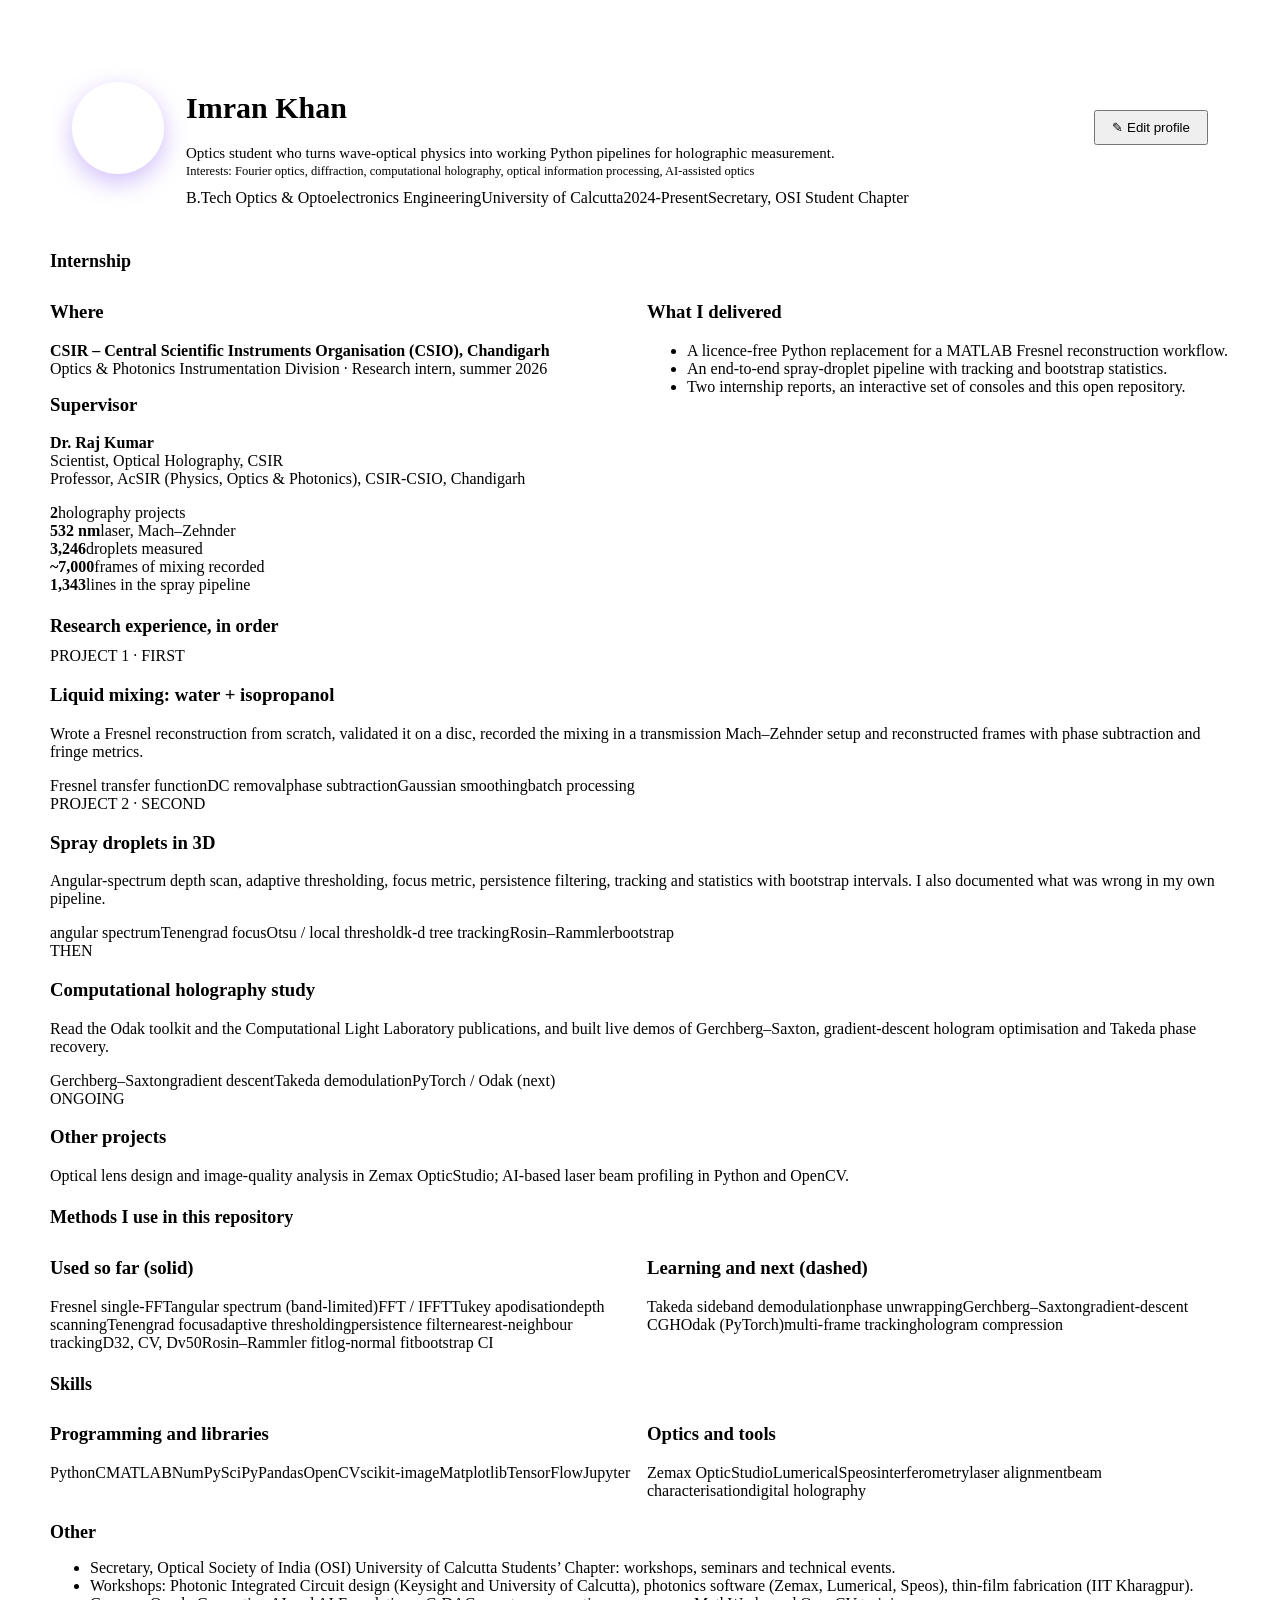
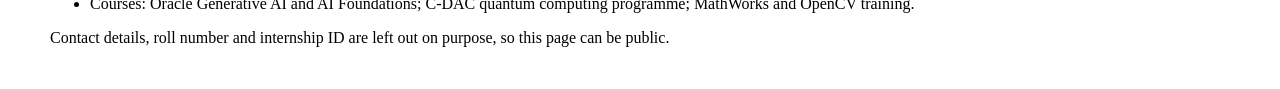
<file: tools/profile_template.html>
<!DOCTYPE html><html lang="en"><head><meta charset="utf-8"><meta name="viewport" content="width=device-width, initial-scale=1, viewport-fit=cover">
<title>Internship and research experience · Imran Khan</title>
<style>/*__CSS__*/
.main{width:100%}.pane{max-width:1180px;margin:auto;width:100%;display:block;padding:18px 20px}
.herobox{display:flex;gap:22px;flex-wrap:wrap;align-items:center;background:var(--card);border:1px solid var(--line);border-radius:20px;padding:22px;box-shadow:var(--shadow);position:relative;overflow:hidden}
.herobox::after{content:"";position:absolute;right:-60px;top:-60px;width:260px;height:260px;border-radius:50%;background:radial-gradient(circle,var(--acc2),transparent 65%);opacity:.35}
.avatar{width:92px;height:92px;border-radius:50%;background:linear-gradient(135deg,var(--acc2),var(--acc),var(--acc3));display:flex;align-items:center;justify-content:center;font-size:34px;font-weight:800;color:#fff;box-shadow:0 8px 24px rgba(139,92,246,.4);flex:none}
.herobox h1{font-size:30px}.badge{display:inline-block;padding:4px 12px;border-radius:999px;background:linear-gradient(90deg,var(--acc2),var(--acc));color:#fff;font-size:12px;font-weight:700;margin-right:6px}
.two2{display:grid;grid-template-columns:repeat(auto-fit,minmax(340px,1fr));gap:14px}
h2.sec{font-size:18px;margin:22px 0 10px}
.tag{display:inline-block;padding:1px 8px;border-radius:999px;border:1px solid var(--acc3);font-size:11px;color:var(--acc3)}
</style></head><body><div class="main">
<div class="pane">
<div class="herobox"><div class="avatar" id="av">IK</div><div style="flex:1;min-width:260px;position:relative;z-index:1"><span class="badge" id="stat">Status</span><h1 id="nm">Imran Khan</h1><div id="hl" style="font-size:15px;color:var(--mut);margin:4px 0 10px"></div>
<div class="chips"><span>B.Tech Optics &amp; Optoelectronics Engineering</span><span>University of Calcutta</span><span>2024-Present</span><span>Secretary, OSI Student Chapter</span></div></div>
<div style="position:relative;z-index:1"><button id="edit" style="width:auto;padding:8px 16px">✎ Edit profile</button></div></div>
<div class="card" id="editor" style="display:none;margin-top:12px"><h3>Edit profile (saved only in this browser)</h3><div class="two2"><div><label>Name</label><input class="ed" id="i1"></div><div><label>Status</label><input class="ed" id="i2"></div></div><label>Headline</label><textarea class="ed" id="i3" rows="2"></textarea><label>Research interests (comma separated)</label><input class="ed" id="i4"><div class="two"><button id="sv">Save</button><button id="rs">Reset to default</button></div></div>

<h2 class="sec">Internship</h2>
<div class="two2"><div class="card"><h3>Where</h3><p><b>CSIR – Central Scientific Instruments Organisation (CSIO), Chandigarh</b><br>Optics &amp; Photonics Instrumentation Division · Research intern, summer 2026</p><h3 style="margin-top:12px">Supervisor</h3><p><b>Dr. Raj Kumar</b><br>Scientist, Optical Holography, CSIR<br>Professor, AcSIR (Physics, Optics &amp; Photonics), CSIR-CSIO, Chandigarh</p></div>
<div class="card"><h3>What I delivered</h3><ul><li>A licence-free Python replacement for a MATLAB Fresnel reconstruction workflow.</li><li>An end-to-end spray-droplet pipeline with tracking and bootstrap statistics.</li><li>Two internship reports, an interactive set of consoles and this open repository.</li></ul></div></div>
<div class="kpi"><div><b>2</b><span>holography projects</span></div><div><b>532 nm</b><span>laser, Mach–Zehnder</span></div><div><b>3,246</b><span>droplets measured</span></div><div><b>~7,000</b><span>frames of mixing recorded</span></div><div><b>1,343</b><span>lines in the spray pipeline</span></div></div>

<h2 class="sec">Research experience, in order</h2>
<div class="timeline">
<div class="ev"><div class="when">PROJECT 1 · FIRST</div><h3>Liquid mixing: water + isopropanol</h3><p>Wrote a Fresnel reconstruction from scratch, validated it on a disc, recorded the mixing in a transmission Mach–Zehnder setup and reconstructed frames with phase subtraction and fringe metrics.</p><div class="chips"><span>Fresnel transfer function</span><span>DC removal</span><span>phase subtraction</span><span>Gaussian smoothing</span><span>batch processing</span></div></div>
<div class="ev"><div class="when">PROJECT 2 · SECOND</div><h3>Spray droplets in 3D</h3><p>Angular-spectrum depth scan, adaptive thresholding, focus metric, persistence filtering, tracking and statistics with bootstrap intervals. I also documented what was wrong in my own pipeline.</p><div class="chips"><span>angular spectrum</span><span>Tenengrad focus</span><span>Otsu / local threshold</span><span>k-d tree tracking</span><span>Rosin–Rammler</span><span>bootstrap</span></div></div>
<div class="ev"><div class="when">THEN</div><h3>Computational holography study</h3><p>Read the Odak toolkit and the Computational Light Laboratory publications, and built live demos of Gerchberg–Saxton, gradient-descent hologram optimisation and Takeda phase recovery.</p><div class="chips"><span class="pl">Gerchberg–Saxton</span><span class="pl">gradient descent</span><span class="pl">Takeda demodulation</span><span class="pl">PyTorch / Odak (next)</span></div></div>
<div class="ev"><div class="when">ONGOING</div><h3>Other projects</h3><p>Optical lens design and image-quality analysis in Zemax OpticStudio; AI-based laser beam profiling in Python and OpenCV.</p></div></div>

<h2 class="sec">Methods I use in this repository</h2>
<div class="two2"><div class="card"><h3>Used so far (solid)</h3><div class="chips"><span>Fresnel single-FFT</span><span>angular spectrum (band-limited)</span><span>FFT / IFFT</span><span>Tukey apodisation</span><span>depth scanning</span><span>Tenengrad focus</span><span>adaptive thresholding</span><span>persistence filter</span><span>nearest-neighbour tracking</span><span>D32, CV, Dv50</span><span>Rosin–Rammler fit</span><span>log-normal fit</span><span>bootstrap CI</span></div></div>
<div class="card"><h3>Learning and next (dashed)</h3><div class="chips"><span class="pl">Takeda sideband demodulation</span><span class="pl">phase unwrapping</span><span class="pl">Gerchberg–Saxton</span><span class="pl">gradient-descent CGH</span><span class="pl">Odak (PyTorch)</span><span class="pl">multi-frame tracking</span><span class="pl">hologram compression</span></div></div></div>

<h2 class="sec">Skills</h2>
<div class="two2"><div class="card"><h3>Programming and libraries</h3><div class="chips"><span>Python</span><span>C</span><span>MATLAB</span><span>NumPy</span><span>SciPy</span><span>Pandas</span><span>OpenCV</span><span>scikit-image</span><span>Matplotlib</span><span>TensorFlow</span><span>Jupyter</span></div></div>
<div class="card"><h3>Optics and tools</h3><div class="chips"><span>Zemax OpticStudio</span><span>Lumerical</span><span>Speos</span><span>interferometry</span><span>laser alignment</span><span>beam characterisation</span><span>digital holography</span></div></div></div>
<h2 class="sec">Other</h2>
<div class="card"><ul><li>Secretary, Optical Society of India (OSI) University of Calcutta Students’ Chapter: workshops, seminars and technical events.</li><li>Workshops: Photonic Integrated Circuit design (Keysight and University of Calcutta), photonics software (Zemax, Lumerical, Speos), thin-film fabrication (IIT Kharagpur).</li><li>Courses: Oracle Generative AI and AI Foundations; C-DAC quantum computing programme; MathWorks and OpenCV training.</li></ul></div>
<p class="hint" style="margin-top:14px">Contact details, roll number and internship ID are left out on purpose, so this page can be public.</p>
</div></div>
<script>
(function(){
var D={name:'Imran Khan',status:'Seeking research internships in computational holography',head:'Optics student who turns wave-optical physics into working Python pipelines for holographic measurement.',ints:'Fourier optics, diffraction, computational holography, optical information processing, AI-assisted optics'},K='hl-profile',$=function(i){return document.getElementById(i)},P=Object.assign({},D);
try{var s=JSON.parse(localStorage.getItem(K)||'null');if(s)P=Object.assign(P,s)}catch(e){}
function draw(){$('nm').textContent=P.name;$('stat').textContent=P.status;$('hl').innerHTML=P.head+'<br><small>Interests: '+P.ints.replace(/</g,'&lt;')+'</small>';$('av').textContent=P.name.split(/\s+/).map(function(w){return w[0]}).join('').slice(0,2).toUpperCase()}
$('edit').onclick=function(){var e=$('editor');e.style.display=e.style.display==='none'?'block':'none';$('i1').value=P.name;$('i2').value=P.status;$('i3').value=P.head;$('i4').value=P.ints};
$('sv').onclick=function(){P={name:$('i1').value||D.name,status:$('i2').value||D.status,head:$('i3').value||D.head,ints:$('i4').value||D.ints};try{localStorage.setItem(K,JSON.stringify(P))}catch(e){}draw()};
$('rs').onclick=function(){P=Object.assign({},D);try{localStorage.removeItem(K)}catch(e){}draw()};
draw();})();
</script></body></html>
</file>
